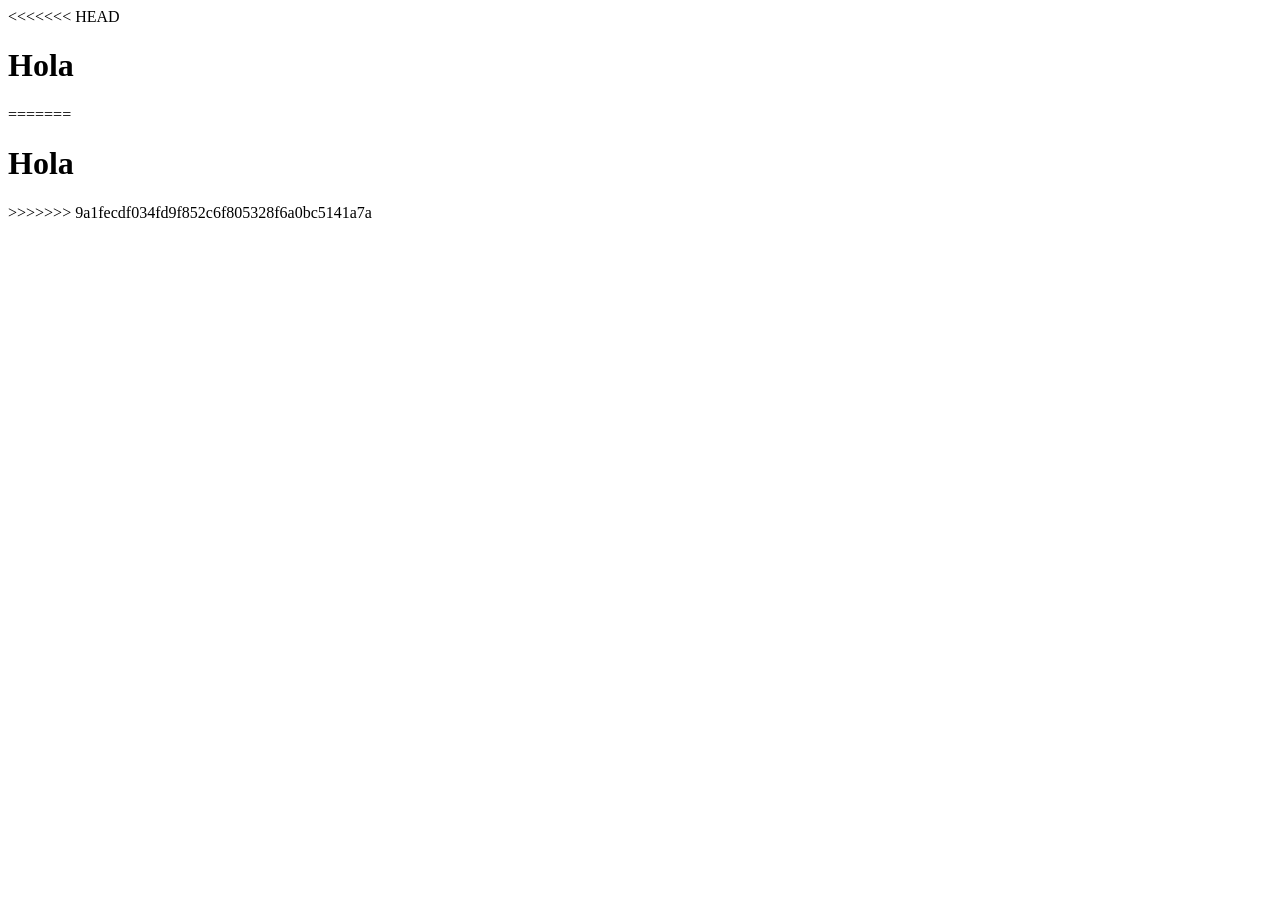
<file: CLASE01/contacto.html>
<<<<<<< HEAD
<!DOCTYPE html>
<html lang="en">
<head>
    <meta charset="UTF-8">
    <meta name="viewport" content="width=device-width, initial-scale=1.0">
    <title>Document</title>
</head>
<body>
    <h1>Hola</h1>
</body>
=======
<!DOCTYPE html>
<html lang="en">
<head>
    <meta charset="UTF-8">
    <meta name="viewport" content="width=device-width, initial-scale=1.0">
    <title>Document</title>
</head>
<body>
    <h1>Hola</h1>
</body>
>>>>>>> 9a1fecdf034fd9f852c6f805328f6a0bc5141a7a
</html>
</file>
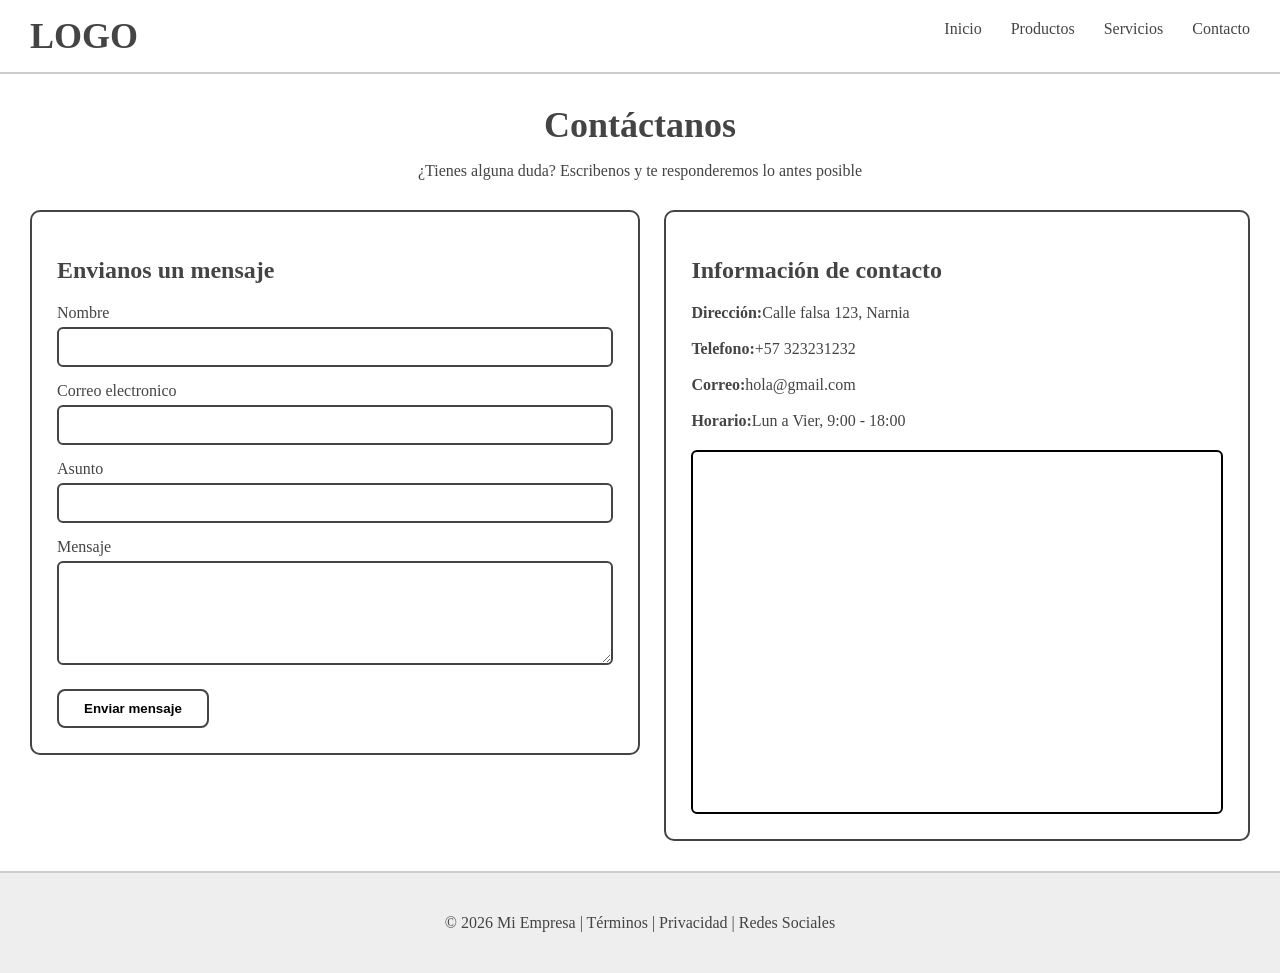
<file: CLASE02/contacto.html>
<!DOCTYPE html>
<html lang="en">
<head>
    <meta charset="UTF-8">
    <meta name="viewport" content="width=device-width, initial-scale=1.0">
    <title>Contacto</title>
    <link rel="stylesheet" href="css/master.css">
</head>
<body>
    <!-- Encabezado: logo y menu de navegacion -->
     <header>
        <div class="logo">LOGO</div>
        <nav>
            <a href="index.html">Inicio</a>
            <a href="#">Productos</a>
            <a href="#">Servicios</a>
            <a href="contacto.html">Contacto</a>
        </nav>
     </header>

    <!-- Título de la página -->
     <section class="titulo-pagina">
        <h1>Contáctanos</h1>
        <p>¿Tienes alguna duda? Escribenos y te responderemos lo antes posible</p>
     </section>
    
    <!-- Dos columnas: Formulario e información de contacto y mapa -->

    <div class="contenedor">

        <!-- formulario de contacto -->

        <section class="formulario">

            <form><!-- Abre el formulario -->

                <h2>Envianos un mensaje</h2>
    
                <label for="nombre">Nombre</label>
                <input type="text" name="nombre" id="nombre">
                
                <label for="nombre">Correo electronico</label>
                <input type="text" name="correo" id="correo">
    
                <label for="nombre">Asunto</label>
                <input type="text" name="asunto" id="asunto">

                <label for="mensaje">Mensaje</label>
                <textarea name="mensaje" id="mensaje" rows="5"></textarea>
    
                <button type="submit">Enviar mensaje</button>
    
            </form>

        </section>

        <!-- Información de contacto -->
        
        <aside class="infor-contacto">
            <h2>Información de contacto</h2>
            <p><Strong>Dirección:</Strong>Calle falsa 123, Narnia</p>
            <p><Strong>Telefono:</Strong>+57 323231232</p>
            <p><Strong>Correo:</Strong>hola@gmail.com</p>
            <p><Strong>Horario:</Strong>Lun a Vier, 9:00 - 18:00</p>
            <div class="mapa">
                <iframe src="https://www.google.com/maps/embed?pb=!1m18!1m12!1m3!1d3966.1071803013847!2d-75.58842900000002!3d6.249605499999998!2m3!1f0!2f0!3f0!3m2!1i1024!2i768!4f13.1!3m3!1m2!1s0x8e442900161e1b7f%3A0xca85399b0d13e782!2sDulcinea%20Discoteca!5e0!3m2!1sen!2sco!4v1792250396548!5m2!1sen!2sco" width="100%" height="100%" style="border:0;" allowfullscreen="" loading="lazy" referrerpolicy="strict-origin-when-cross-origin"></iframe>
            </div>
        </aside>

    </div>

    <!-- FOOTER: Pie de página -->

    <footer>
        
        <p>&copy; 2026 Mi Empresa | Términos | Privacidad | Redes Sociales</p>

    </footer>

</body>
</html>
</file>
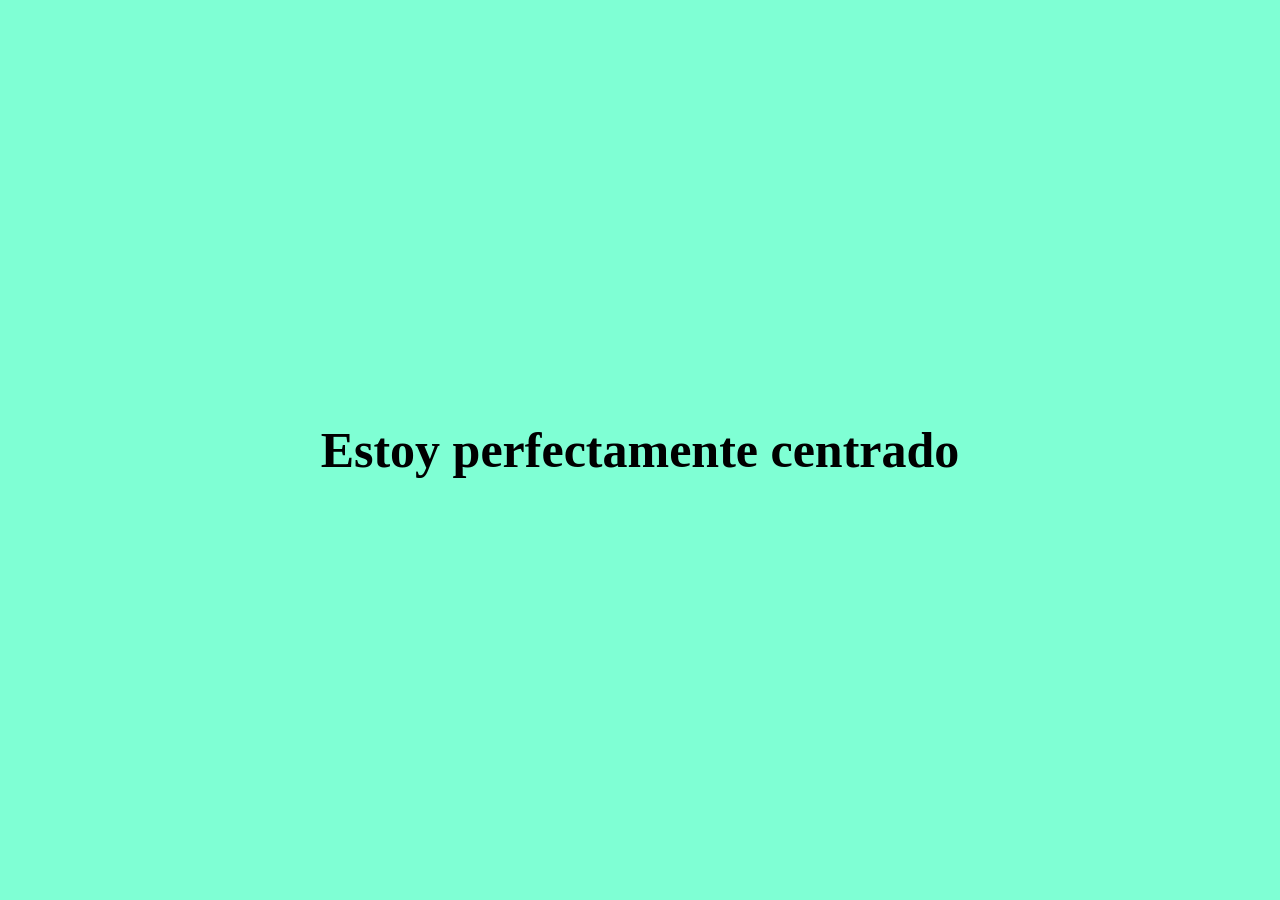
<file: CLASE04/Ejercicios/index1.html>
<!DOCTYPE html>
<html lang="es">
<head>
    <meta charset="UTF-8">
    <meta name="viewport" content="width=device-width, initial-scale=1.0">
    <title>Ejercicio 1</title>
    <link rel="stylesheet" href="css/style1.css">
</head>
<body>
    <div class="contenedor">
        <h1>Estoy perfectamente centrado</h1>
    </div>
</body>
</html>
</file>
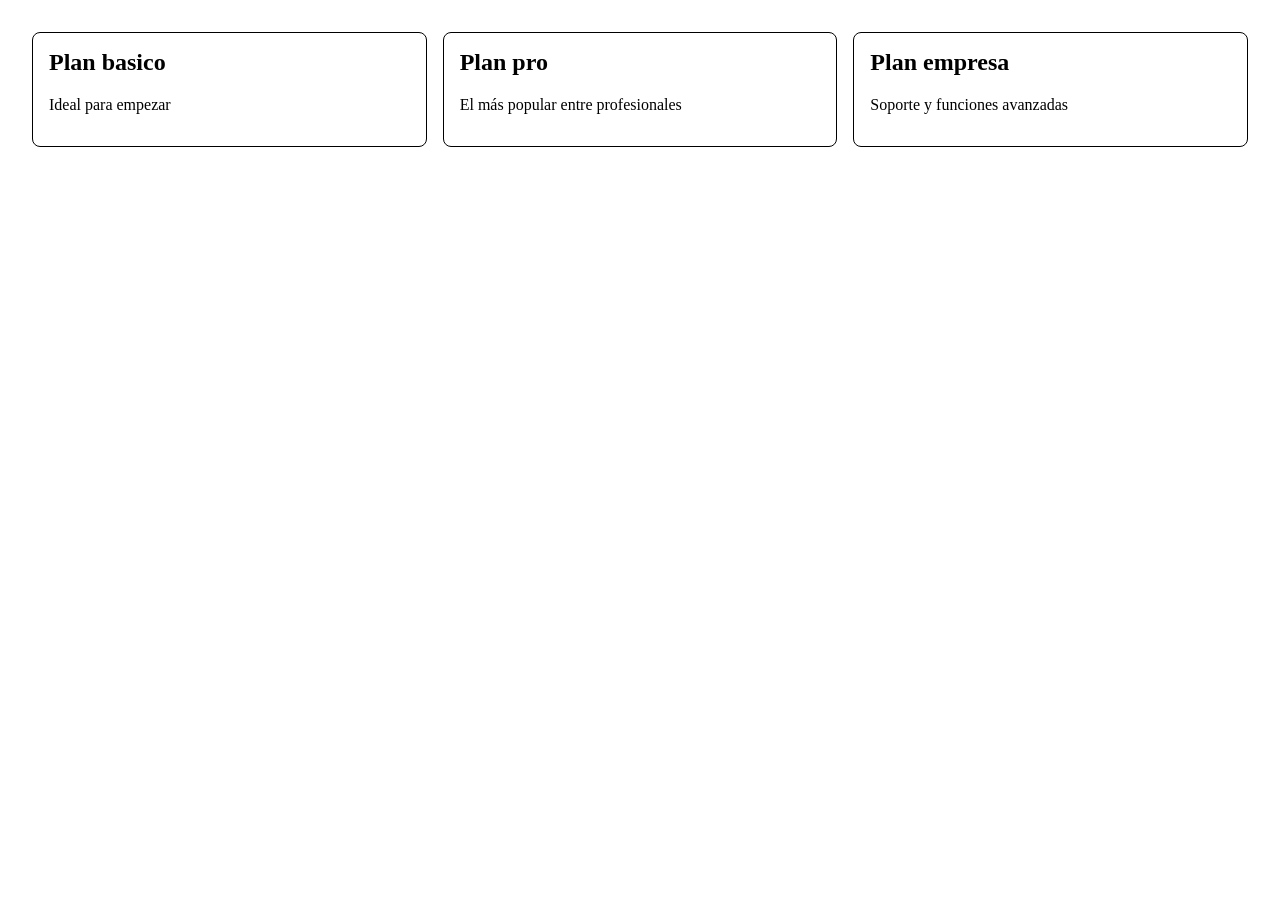
<file: CLASE04/Ejercicios/index3.html>
<!DOCTYPE html>
<html lang="en">
<head>
    <meta charset="UTF-8">
    <meta name="viewport" content="width=device-width, initial-scale=1.0">
    <title>Ejercicio 3</title>
    <link rel="stylesheet" href="css/style3.css">
</head>
<body>
    <section class="fila">

        <article class="tarjeta">
            <h2>Plan basico</h2>
            <p>Ideal para empezar</p>
        </article>

        <article class="tarjeta">
            <h2>Plan pro</h2>
            <p>El más popular entre profesionales</p>
        </article>

        <article class="tarjeta">
            <h2>Plan empresa</h2>
            <p>Soporte y funciones avanzadas</p>
        </article>

    </section>
</body>
</html>
</file>
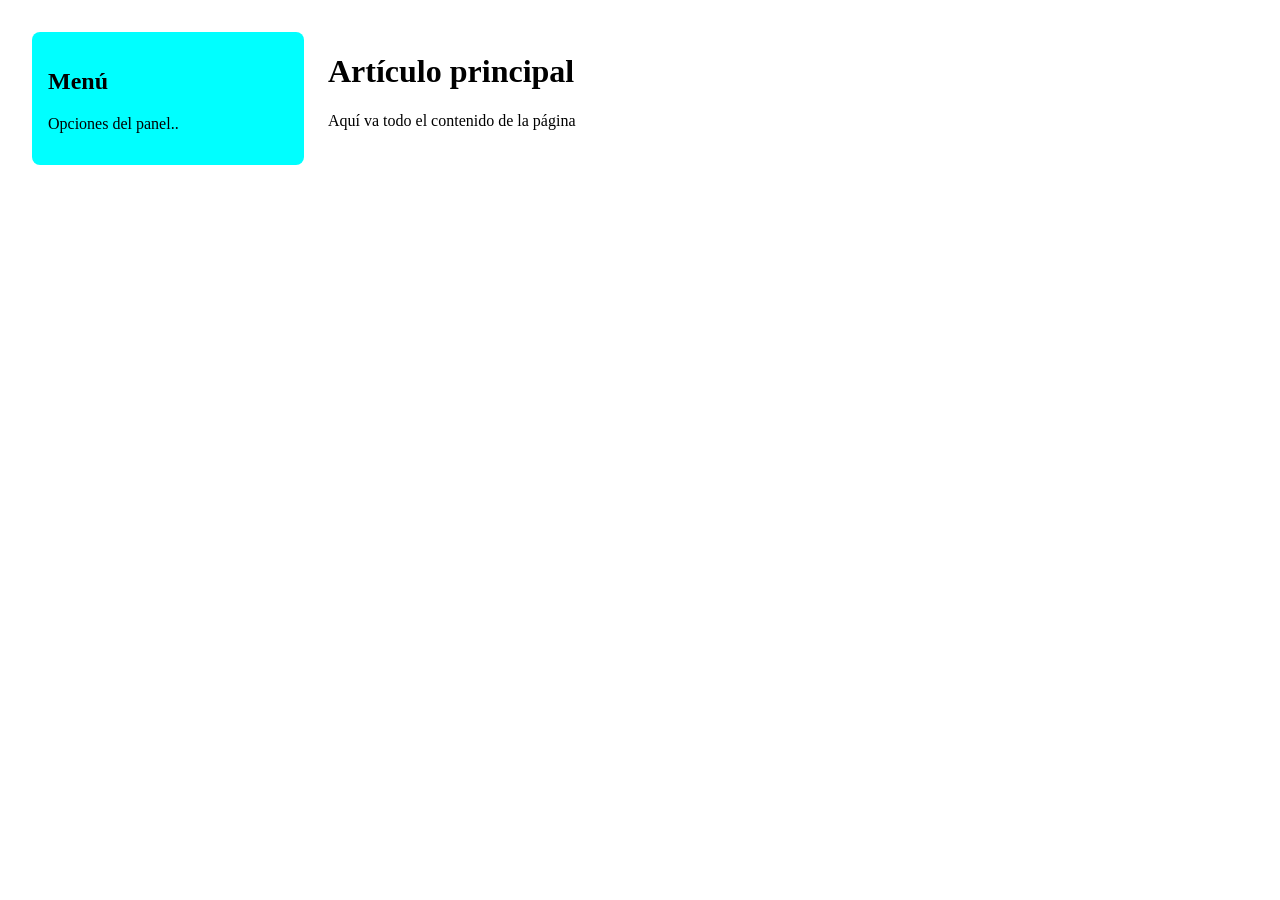
<file: CLASE04/Ejercicios/index4.html>
<!DOCTYPE html>
<html lang="en">
<head>
    <meta charset="UTF-8">
    <meta name="viewport" content="width=device-width, initial-scale=1.0">
    <title>Ejercicio 4</title>
    <link rel="stylesheet" href="css/style4.css">
</head>
<body>
    <div class="pagina">

        <aside class="sidebar">
            <h2>Menú</h2>
            <p>Opciones del panel..</p>
        </aside>

        <main class="contenido">
            <h1>Artículo principal</h1>
            <p>Aquí va todo el contenido de la página</p>
        </main>
        
    </div>
</body>
</html>
</file>
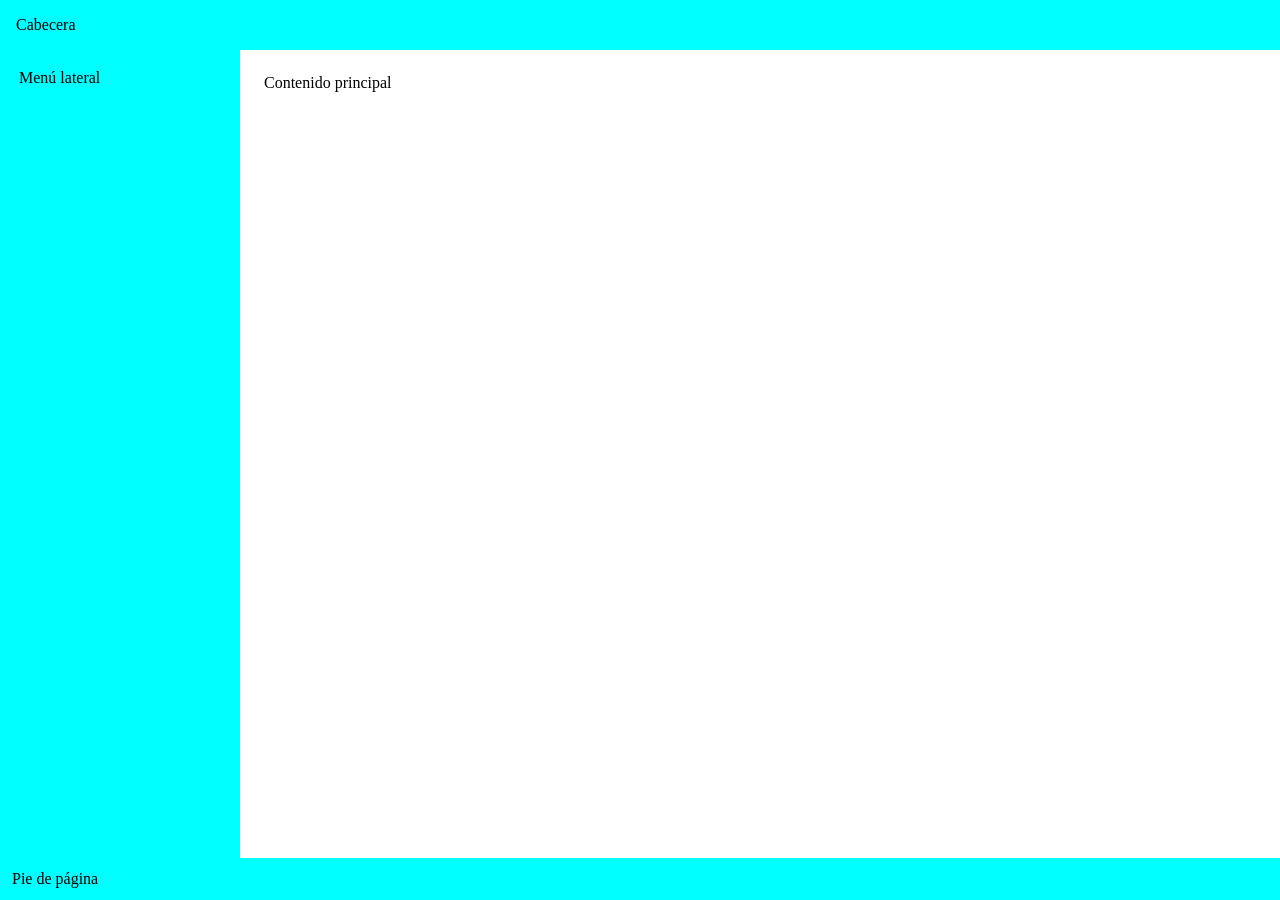
<file: CLASE04/Ejercicios/index6.html>
<!DOCTYPE html>
<html lang="en">
<head>
    <meta charset="UTF-8">
    <meta name="viewport" content="width=device-width, initial-scale=1.0">
    <title>Document</title>
    <link rel="stylesheet" href="css/style6.css">
</head>
<body>
    <div class="layout">

        <header>Cabecera</header>
        <nav>Menú lateral</nav>
        <main>Contenido principal</main>
        <footer>Pie de página</footer>

    </div>

</body>
</html>
</file>
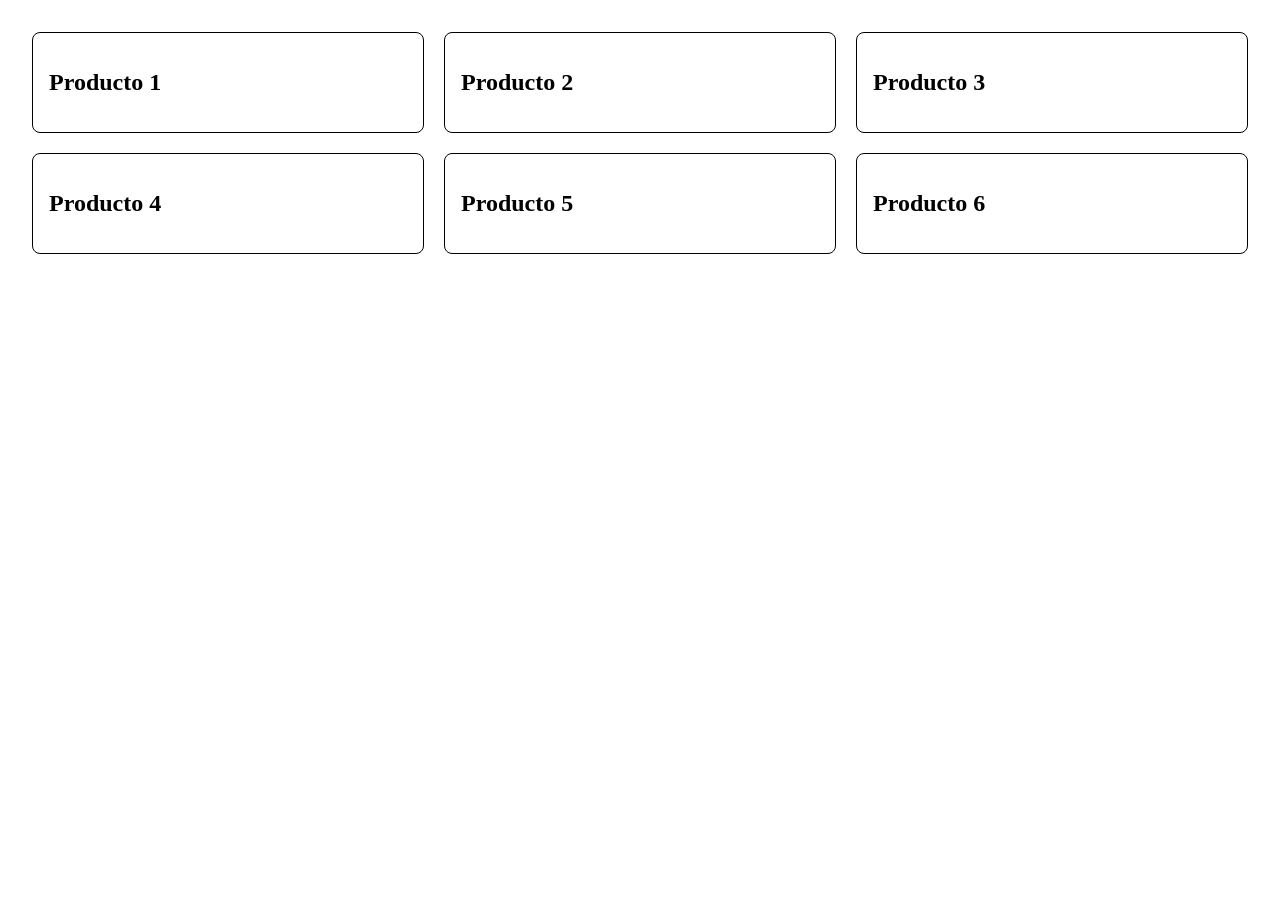
<file: CLASE04/Ejercicios/index7.html>
<!DOCTYPE html>
<html lang="en">
<head>
    <meta charset="UTF-8">
    <meta name="viewport" content="width=device-width, initial-scale=1.0">
    <title>Ejercicio 7</title>
    <link rel="stylesheet" href="css/style7.css">
</head>
<body>

    <section class="productos">
        
        <article class="producto">
            <h2>Producto 1</h2>
        </article>

        <article class="producto">
            <h2>Producto 2</h2>
        </article>

        <article class="producto">
            <h2>Producto 3</h2>
        </article>

        <article class="producto">
            <h2>Producto 4</h2>
        </article>

        <article class="producto">
            <h2>Producto 5</h2>
        </article>

        <article class="producto">
            <h2>Producto 6</h2>
        </article>

    </section>
    
</body>
</html>
</file>
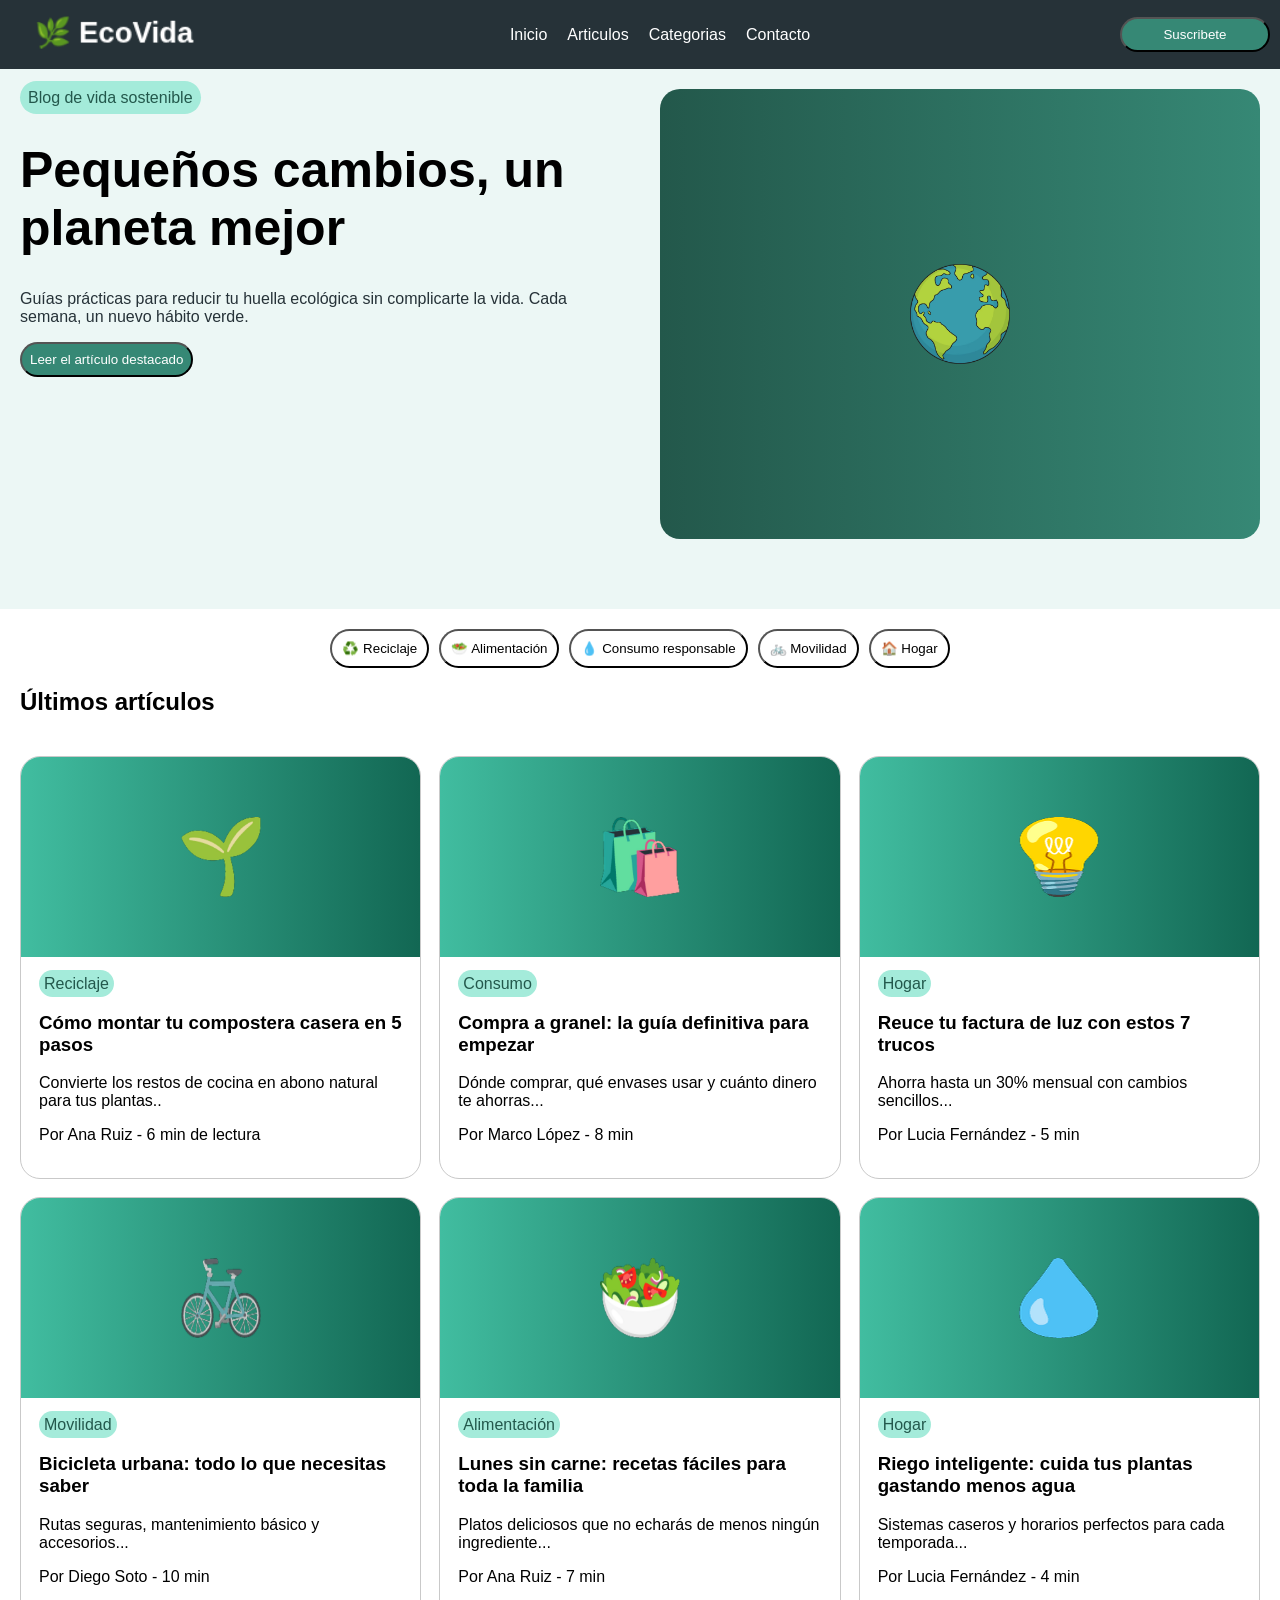
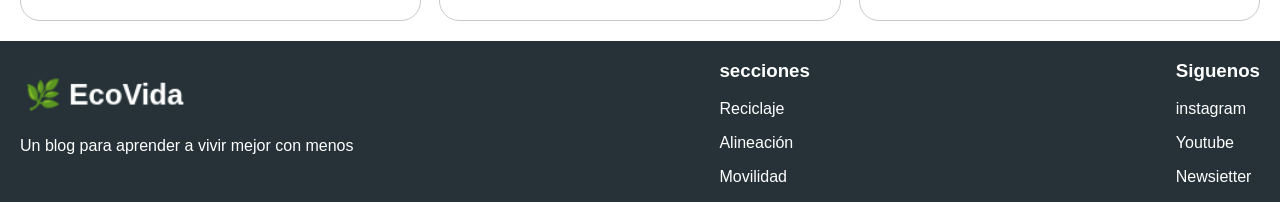
<file: CLASE04/imagenes/index1.html>
<!DOCTYPE html>
<html lang="en">
<head>
    <meta charset="UTF-8">
    <meta name="viewport" content="width=device-width, initial-scale=1.0">
    <title>EcoVida</title>
    <link rel="stylesheet" href="css/style1.css">
</head>
<body>

    <header>
        
        <div class="logo">
            <img src="img/ecovida_logo_sin_fondo_1.png" alt="">
        </div>

        <nav>
            <a href="#inicio">Inicio</a>
            <a href="index2.html" >Articulos</a>
            <a href="#categorias">Categorias</a>
            <a href="#contacto">Contacto</a>
        </nav>

        <div class="boton-suscribete">
            <button type="button">Suscribete</button>
        </div>
            
    </header>

    
    <main>
        
        <div class="tarjeta-principal">
            <span>
                Blog de vida sostenible
            </span>
            <h1>Pequeños cambios, un planeta mejor</h1>
            <p>Guías prácticas para reducir tu huella ecológica sin complicarte la vida. Cada semana, un nuevo hábito verde.</p>
            <button type="button">Leer el artículo destacado</button>
        </div>

        <div class="imagen-principal">
            <img src="img/tierra_sin_fondo.png" alt="imagen del planeta">
        </div>

    </main>

    <div class="contenedor-botones">
        <button type="button">♻️ Reciclaje</button>
        <button type="button">🥗 Alimentación</button>
        <button type="button">💧 Consumo responsable</button> 
        <button type="button">🚲 Movilidad</button>
        <button type="button">🏠 Hogar</button>
    </div>

    <div class="ultimos-articulos">
        <h2>Últimos artículos</h2>
    </div>
    
    <div class="contenedor-tarjetas">

        <div class="tarjeta">
            <div class="imagen-tarjeta">
                <img src="img/plantula.png" alt="">
            </div>

            <div class="texto-tarjetas">
                <span>Reciclaje</span>
                <h3>Cómo montar tu compostera casera en 5 pasos</h3>
                <p>Convierte los restos de cocina en abono natural para tus plantas..</p>
                <p>Por Ana Ruiz - 6 min de lectura</p>
            </div>

        </div>

        <div class="tarjeta">
            <div class="imagen-tarjeta">
                <img src="img/bolsas.png" alt="">
            </div>

            <div class="texto-tarjetas">
                <span>Consumo</span>
                <h3>Compra a granel: la guía definitiva para empezar</h3>
                <p>Dónde comprar, qué envases usar y cuánto dinero te ahorras...</p>
                <p>Por Marco López - 8 min</p>
            </div>

        </div>
        
        <div class="tarjeta">
            <div class="imagen-tarjeta">
                <img src="img/bombillo.png" alt="">
            </div>

            <div class="texto-tarjetas">
                <span>Hogar</span>
                <h3>Reuce tu factura de luz con estos 7 trucos</h3>
                <p>Ahorra hasta un 30% mensual con cambios sencillos...</p>
                <p>Por Lucia Fernández - 5 min</p>
            </div>

        </div>
        
        <div class="tarjeta">
            <div class="imagen-tarjeta">
                <img src="img/bicicleta.png" alt="">
            </div>

            <div class="texto-tarjetas">
                <span>Movilidad</span>
                <h3>Bicicleta urbana: todo lo que necesitas saber</h3>
                <p>Rutas seguras, mantenimiento básico y accesorios...</p>
                <p>Por Diego Soto - 10 min</p>
            </div>

        </div>
        
        <div class="tarjeta">
            <div class="imagen-tarjeta">
                <img src="img/ensalada.png" alt="">
            </div>

            <div class="texto-tarjetas">
                <span>Alimentación</span>
                <h3>Lunes sin carne: recetas fáciles para toda la familia</h3>
                <p>Platos deliciosos que no echarás de menos ningún ingrediente...</p>
                <p>Por Ana Ruiz - 7 min</p>
            </div>

        </div>
        
        <div class="tarjeta">
            <div class="imagen-tarjeta">
                <img src="img/gota.png" alt="">
            </div>

            <div class="texto-tarjetas">
                <span>Hogar</span>
                <h3>Riego inteligente: cuida tus plantas gastando menos agua</h3>
                <p>Sistemas caseros y horarios perfectos para cada temporada...</p>
                <p>Por Lucia Fernández - 4 min</p>
            </div>

        </div>

    </div>

    <footer>

        <div class="logo">
            <img src="img/ecovida_logo_sin_fondo_1.png" alt="logo">
            <p>Un blog para aprender a vivir mejor con menos</p>
        </div>

        <div class="secciones">
            <h3>secciones</h3>
            <p>Reciclaje</p>
            <p>Alineación</p>
            <p>Movilidad</p>
        </div>

        <div class="siguenos">
            <h3>Siguenos</h3>
            <p>instagram</p>
            <p>Youtube</p>
            <p>Newsietter</p>
        </div>
    </footer>

</body>
</html>
</file>
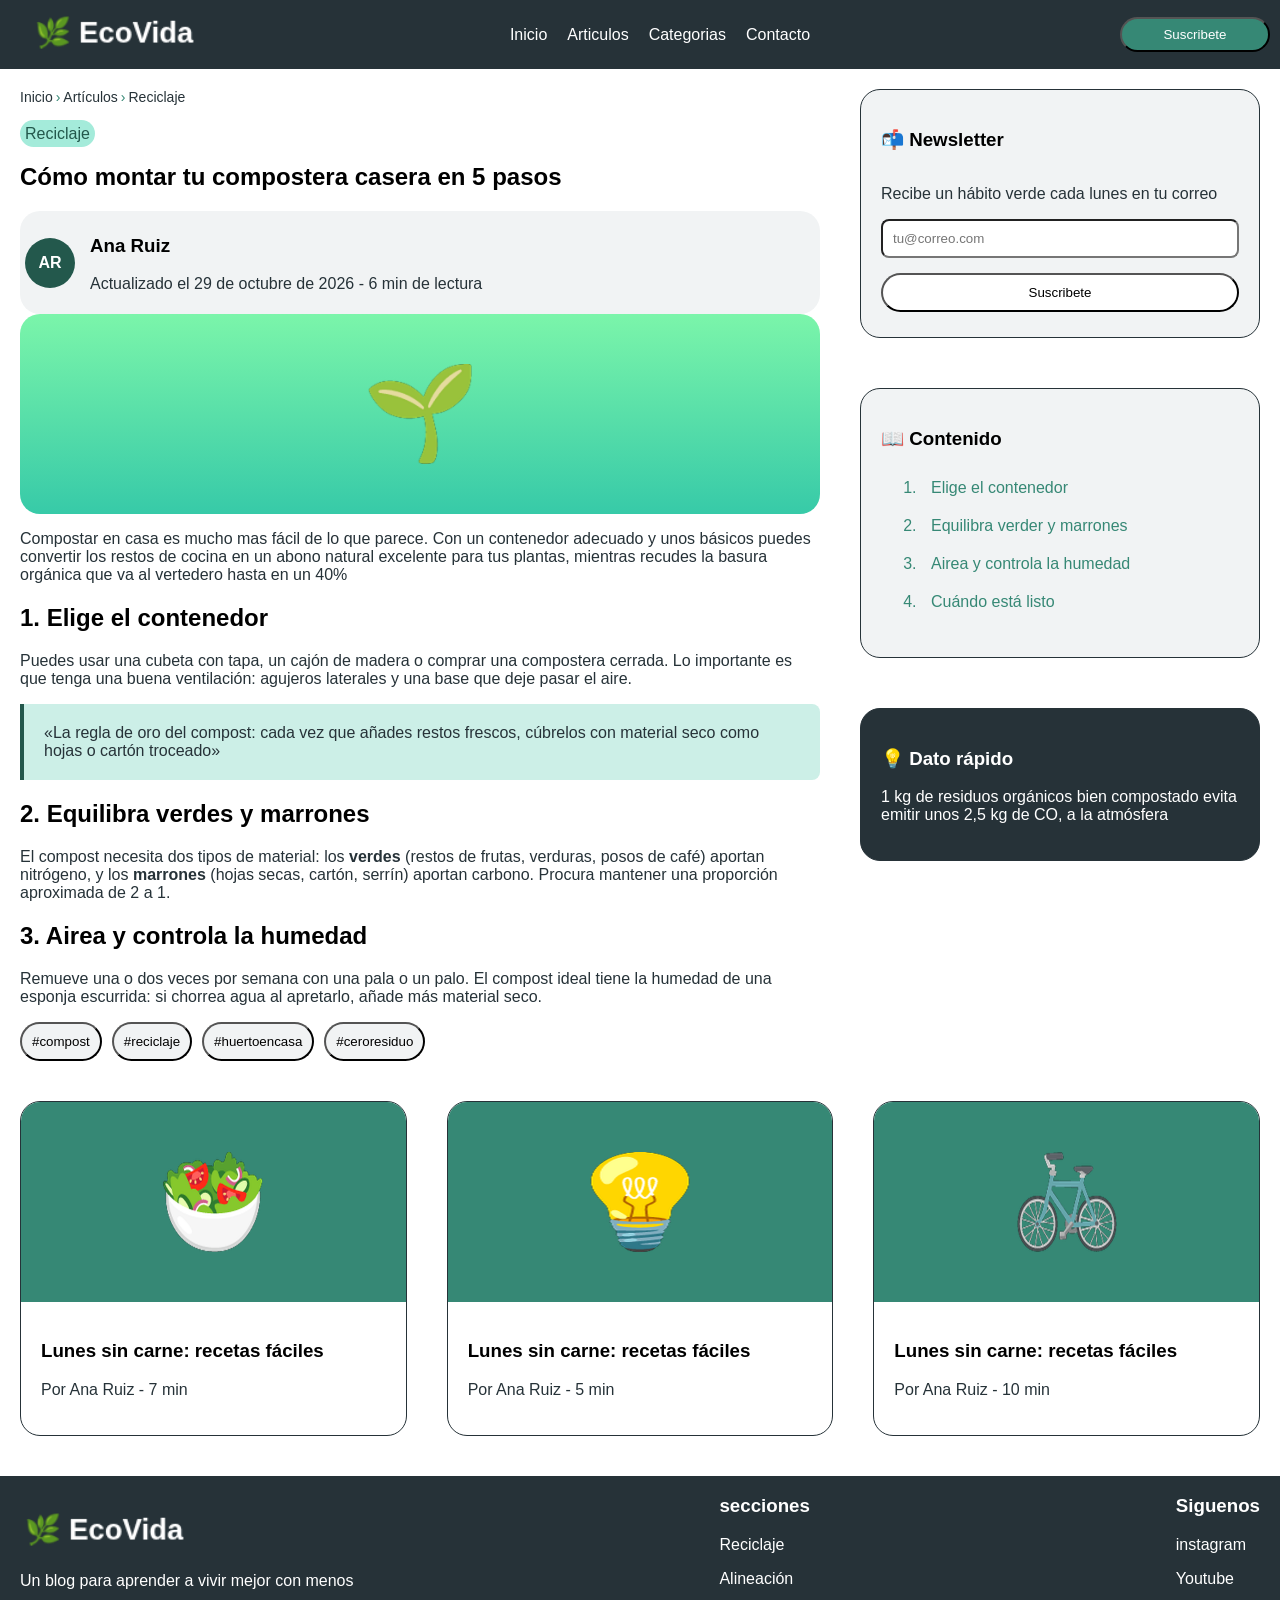
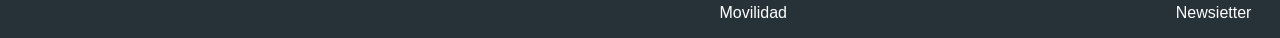
<file: CLASE04/imagenes/index2.html>
<!DOCTYPE html>
<html lang="en">
<head>
    <meta charset="UTF-8">
    <meta name="viewport" content="width=device-width, initial-scale=1.0">
    <title>EcoVida</title>
    <link rel="stylesheet" href="css/style2.css">
</head>
<body>
    <header>

        <div class="logo">
            <img src="img/ecovida_logo_sin_fondo_1.png" alt="logo">
        </div>
        
        <nav>
            <a href="index1.html">Inicio</a>
            <a href="#">Articulos</a>
            <a href="#">Categorias</a>
            <a href="#">Contacto</a>
        </nav>

        <div class="boton-suscribete">
            <button type="button">Suscribete</button>
        </div>

    </header>

    <main>

        <article class="articulo">

            <div class="barra-lugar">
                <a href="index1.html">Inicio</a>
                <span>›</span>
                <a href="index2.html">Artículos</a>
                <span>›</span>
                <a href="#">Reciclaje</a>
            </div>

            <span class="reciclaje">Reciclaje</span>

            <h2>Cómo montar tu compostera casera en 5 pasos</h2>

            <div class="usuario-articulo">

                <div class="logo-usuario">AR</div>

                <div class="nombre-usuario">
                    <h3>Ana Ruiz</h3>
                    <p>Actualizado el 29 de octubre de 2026 - 6 min de lectura</p>
                </div>

            </div>

            <div class="imagen-articulo">
                <img src="img/plantula.png" alt="planta">
            </div>

            <p>Compostar en casa es mucho mas fácil de lo que parece. Con un contenedor adecuado y unos básicos puedes convertir los restos de cocina en un abono natural excelente para tus plantas, mientras recudes la basura orgánica que va al vertedero hasta en un 40%</p>

            <div class="pasos">

                <h2>1. Elige el contenedor</h2>
                <p>Puedes usar una cubeta con tapa, un cajón de madera o comprar una compostera cerrada. Lo importante es que tenga una buena ventilación: agujeros laterales y una base que deje pasar el aire.</p>

                <span class="regla">«La regla de oro del compost: cada vez que añades restos frescos, cúbrelos con material seco como hojas o cartón troceado»</span>

                <h2>2. Equilibra verdes y marrones</h2>

                <p>El compost necesita dos tipos de material: los <strong>verdes</strong> (restos de frutas, verduras, posos de café) aportan nitrógeno, y los <strong>marrones</strong> (hojas secas, cartón, serrín) aportan carbono. Procura mantener una proporción aproximada de 2 a 1.</p>

                <h2>3. Airea y controla la humedad</h2>

                <p>Remueve una o dos veces por semana con una pala o un palo. El compost ideal tiene la humedad de una esponja escurrida: si chorrea agua al apretarlo, añade más material seco.</p>

                <div class="contenedor-botones">
                    <button type="button">#compost</button>
                    <button type="button">#reciclaje</button>
                    <button type="button">#huertoencasa</button>
                    <button type="button">#ceroresiduo</button>
                </div>

            </div>

        </article>

        <aside class="barra-lateral">

            <div class="newsletter">

                <h3>📬 Newsletter</h3>

                <p>Recibe un hábito verde cada lunes en tu correo</p>

                <input type="email" name="email" id="email" placeholder="tu@correo.com">

                <button type="button">Suscribete</button>

            </div>

            <div class="contenido">

                <h3>📖 Contenido</h3>

                <ol>
                    <li>Elige el contenedor</li>
                    <li>Equilibra verder y marrones</li>
                    <li>Airea y controla la humedad</li>
                    <li>Cuándo está listo</li>
                </ol>

            </div>

            <div class="dato-rapido">

                <h3>💡 Dato rápido</h3>
                <p>1 kg de residuos orgánicos bien compostado evita emitir unos 2,5 kg de CO, a la atmósfera</p>

            </div>
            
        </aside>

    </main>

    <section class="relacionados">

        <div class="tarjeta">

            <div class="imagen-tarjeta">
                <img src="img/ensalada.png" alt="">
            </div>

            <div class="texto-tarjetas">
                <h3>Lunes sin carne: recetas fáciles</h3>
                <p>Por Ana Ruiz - 7 min</p>
            </div>

        </div>

        <div class="tarjeta">

            <div class="imagen-tarjeta">
                <img src="img/bombillo.png" alt="">
            </div>

            <div class="texto-tarjetas">
                <h3>Lunes sin carne: recetas fáciles</h3>
                <p>Por Ana Ruiz - 5 min</p>
            </div>

        </div>

        <div class="tarjeta">

            <div class="imagen-tarjeta">
                <img src="img/bicicleta.png" alt="">
            </div>

            <div class="texto-tarjetas">
                <h3>Lunes sin carne: recetas fáciles</h3>
                <p>Por Ana Ruiz - 10 min </p>
            </div>

        </div>

    </section>

    <footer>

        <div class="logo">
            <img src="img/ecovida_logo_sin_fondo_1.png" alt="logo">
            <p>Un blog para aprender a vivir mejor con menos</p>
        </div>

        <div class="secciones">
            <h3>secciones</h3>
            <p>Reciclaje</p>
            <p>Alineación</p>
            <p>Movilidad</p>
        </div>

        <div class="siguenos">
            <h3>Siguenos</h3>
            <p>instagram</p>
            <p>Youtube</p>
            <p>Newsietter</p>
        </div>

    </footer>

</body>
</html>
</file>
<file: CLASE02/css/master.css>
body{
    font-family: 'Times New Roman', Times, serif;
    margin: 0;
    color: #444;
    background-color: #ffffff;
}
/* Encabezado */

header{
    padding: 15px 30px;
    border-bottom: 2px solid #cccccc; /* Border -> borde y tiene las 4 posiciones */
    overflow: hidden; /* para que el encabezado envuelva el menú flotante */
}
.logo{
    float: left; /* el logo se va a la izquierda */
    font-size: 36px;
    font-weight: bold;
}
nav{
    float: right;
}
nav a{
    margin-left: 25px;
    line-height: 28px; /* alinea el texto del logo y el menú */
    color: #444444;
    text-decoration: none; /* elimina la linea del hipervinculo (link) */
}
.titulo-pagina{
    text-align: center;
    margin: 30px 0;
}
.titulo-pagina h1{
    font-size: 36px;
    margin-bottom: 5px;
}

/* Dos columnas */

.contenedor{
    margin: 10px 30px 30px 30px;
    overflow: hidden;

}
.formulario{
    float: left;
    width: 50%; /* Ancho */
    padding: 25px;
    border: 2px solid #444444;
    border-radius: 10px; /* redondea los angulos del contenedor */
    box-sizing: border-box; /* evita que el padding y el margin aumente el tamaño original */
}
.infor-contacto{
    float: right;
    width: 48%;
    padding: 25px;
    border: 2px solid #444444;
    border-radius: 10px; /* redondea los angulos del contenedor */
    box-sizing: border-box; /* evita que el padding y el margin aumente el tamaño original */
}
/* Formulario */
label{
    display: block; /* cada etiqueta su propia linea */
    margin-top: 15px;
    margin-bottom: 5px;
}
input, textarea{
    width: 100%;
    padding: 10px;
    border: 2px solid #444444;
    border-radius: 6px;
    font-size: 14px;
    box-sizing: border-box ;
}
button{
    margin-top: 20px;
    padding: 10px 25px;
    border: solid 2px #444444;
    border-radius: 8px;
    background-color: #fff;
    font-weight: bold;
    cursor: pointer; /* muestra la manito al pasar el mouse */
}

/* PSEUDOCLASE: Hover -> se activa al pasar el mouse por encima del elemento */

button:hover{
    background-color: #eeeeee;
}
.infor-contacto p{
    margin-bottom: 18px;
}
.mapa{
    height: 360px;
    line-height: 360px;
    margin-top: 20px;
    border: 2px solid #000;
    border-radius: 6px;
    color: #777;
}
footer{
    clear: both; /* el pie de página baja debajo de las columnas */
    padding: 25px;
    text-align: center;
    background-color: #eee;
    border-top: 2px solid #ccc;
    margin-top: 25px;
}
</file>
<file: CLASE04/Ejercicios/css/style1.css>
body{
    margin: 0;
}
.contenedor{
    display: flex;
    align-items: center;
    justify-content: center;
    height: 100vh;
    background-color: aquamarine;
}
h1{
    font-size: 50px;
}
</file>
<file: CLASE04/Ejercicios/css/style3.css>
.fila {
    display: flex;
    gap: 16px;
    padding: 24px;
}

.tarjeta {
    flex: 1;
    border: 1px solid #000;
    border-radius: 8px;
    padding: 16px;
}
.tarjeta h2 {
    margin-top: 0;
}
</file>
<file: CLASE04/Ejercicios/css/style4.css>
.pagina {
    display: flex;
    gap: 24px;
    padding: 24px;
}
.sidebar {
    flex: 0 0 240px;
    background-color: aqua;
    border-radius: 8px;
    padding: 16px;
}
.contenido {
    flex: 1;
}
</file>
<file: CLASE04/Ejercicios/css/style6.css>
body{
    margin: 0;
    padding: 0;
}
.layout {
    display: grid;
    grid-template-columns: 240px 1fr;
    grid-template-rows: auto 1fr auto;
    grid-template-areas: 
        "cabecera cabecera"
        "menu   principal"
        "pie    pie";
    min-height: 100vh;
    gap: 0;
}
header {
    grid-area: cabecera;
    background-color: aqua;
    color: #000;
    padding: 16px;
}
nav {
    grid-area: menu;
    background-color: aqua;
    padding: 19px;
}
main {
    grid-area: principal;
    padding: 24px;
}
footer {
    grid-area: pie;
    background-color: aqua;
    color: #000;
    padding: 12px;
}
</file>
<file: CLASE04/Ejercicios/css/style7.css>
.productos {
    display: grid;
    grid-template-columns: repeat(3, 1fr);
    gap: 20px;
    padding: 24px;
}
.producto {
    border: 1px solid #000;
    border-radius: 8px;
    padding: 16px;
}

/* Pantallas de menos de 800 px: 2 columnas */

@media (max-width: 800px){
    .productos{
        grid-template-columns: repeat(2, 1fr);
    }
}

/* Pantallas de menos de 500px: 1 columna */

@media (max-width: 500px){
    .productos {
        grid-template-columns: 1fr;
    }
}
</file>
<file: CLASE04/imagenes/css/style1.css>
body{
    margin: 0;
    padding: 0;
    font-family: Arial, Helvetica, sans-serif;
}
header{
    padding: 10px;
    display: flex;
    background-color: #263238;
    justify-content: space-between;
    align-items: center;
}
nav{
    display: flex;
    gap: 10px;
}
nav a{
    text-decoration: none;
    color: white;
    padding: 5px;
}
nav a:hover{
    background-color: #368875;
    border-radius: 8px;
}
main{
    display: flex;
    height: 60vh;
    justify-content: space-around;
    background-color: #ecf7f5;

}
.boton-suscribete button{
    width: 150px;
    padding: 8px;
    border-radius: 20px;
    background-color: #368875;
    color: white;
    cursor: pointer;
}
.boton-suscribete button:hover{
    background-color: #23584c;
}
.tarjeta-principal{
    flex: 1;
    align-items: center;
    margin: 20px;
}
.tarjeta-principal span{
    background-color: #a4ebda;
    color: #23584c;
    padding: 8px;
    border-radius: 20px;
}
.tarjeta-principal h1{
    font-size: 50px;
}
.tarjeta-principal p {
    color: #263238;
}
.tarjeta-principal button{
    padding: 8px;
    color: white;
    background-color: #368875;
    border-radius: 20px;
    cursor: pointer;
}
.tarjeta-principal button:hover{
    background-color:#23584c;
}
.imagen-principal{
    display: flex;
    flex: 1;
    height: 50vh;
    border-radius: 20px;
    align-items: center;
    justify-content: center;
    background: linear-gradient(to left,#368875, #23584b);
    margin: 20px;
}
.imagen-principal img{
    width: 100px;
    height: 100px;
}
.contenedor-botones{
    display: flex;
    gap: 10px;
    justify-content: center;
    align-items: center;
    margin: 20px;
}
.contenedor-botones button{
    padding: 10px;
    border-radius: 20px;
    background-color: white;
    cursor: pointer;
    transition: transform 0.2s;
}
.contenedor-botones button:hover{
    transform: translate(-4px);
    background-color: #368875;
}
.ultimos-articulos{
    margin: 20px;
}
.contenedor-tarjetas{
    padding: 20px;
    display: grid;
    grid-template-columns: repeat(3, 1fr);
    justify-content: space-between;
    gap: 18px;
}
.tarjeta{
    border: 1px solid #c9c9c9;
    border-radius: 20px;
    overflow: hidden;
    transition: transform 0.2s;
}
.tarjeta:hover{
    transform: translate(-4px);
}
.imagen-tarjeta{
    display: flex;
    align-items: center;
    justify-content: center;
    height: 200px;
    background: linear-gradient(to left,#126753, #41bda0);
}
.tarjeta img{
    width: 80px;
    height: 80px;
}
.texto-tarjetas{
    padding: 18px;
}
.texto-tarjetas span{
    background-color: #a4ebda;
    color: #23584c;
    padding: 5px;
    border-radius: 20px;
}


footer{
    display: flex;
    align-items: center;
    justify-content: space-between;
    clear: both;
    background-color: #263238;
    color: white;
}
.logo{
    padding-left: 20px;
}
.siguenos{
    padding-right: 20px;
}
</file>
<file: CLASE04/imagenes/css/style2.css>
body{
    margin: 0;
    padding: 0;
    font-family: Arial, Helvetica, sans-serif;
}
header{
    padding: 10px;
    display: flex;
    background-color: #263238;
    justify-content: space-between;
    align-items: center;
}
nav{
    display: flex;
    gap: 10px;
}
nav a{
    text-decoration: none;
    color: white;
    padding: 5px;
}
nav a:hover{
    background-color: #368875;
    border-radius: 8px;
}
.boton-suscribete button{
    width: 150px;
    padding: 8px;
    border-radius: 20px;
    background-color: #368875;
    color: white;
    cursor: pointer;
}
.boton-suscribete button:hover{
    background-color: #23584c;
}
main {
    display: grid;
    grid-template-columns: 1fr 400px;
    gap: 40px;
    margin: 20px;
}
main p{
    color: #263238;
}
.barra-lugar{
    display: flex;
    gap: 3px;
    font-size: 14px;
    margin-bottom: 20px;
    color: #368875;
}
.barra-lugar a{
    color: #263238;
    text-decoration: none;
}
.barra-lugar a:hover{
    text-decoration: underline;
}
.reciclaje{
    background-color: #a4ebda;
    color: #23584c;
    padding: 5px;
    border-radius: 20px;
}
.usuario-articulo {
    display: flex;
    align-items: center;
    gap: 15px;
    background-color: #f1f3f4;
    border-radius: 20px;
    padding: 5px;
}
.logo-usuario{
    display: flex;
    justify-content: center;
    align-items: center;
    width: 50px;
    height: 50px;
    border-radius: 50px;
    background-color: #23584c;
    color: white;
    font-weight: bold;
}

.imagen-articulo {
    display: flex;
    justify-content: center;
    align-items: center;
    background: linear-gradient(#7bf5aa,#37caa8);
    height: 200px;
    border-radius: 20px;
}
.imagen-articulo img {
    height: 100px;
}
.regla{
    display: flex;
    justify-content: center;
    align-items: center;
    padding: 20px;
    color: #263238;
    background-color: #ccefe7;
    border-radius: 0px 8px 8px 0;
    border-left: 4px solid #23584c;
}
.contenedor-botones{
    display: flex;
    gap: 10px;
    align-items: center;
}
.contenedor-botones button{
    padding: 10px;
    border-radius: 20px;
    background-color: #f1f3f4;
    cursor: pointer;
    transition: transform 0.2s;
}
.contenedor-botones button:hover{
    transform: translate(-4px);
    background-color: #368875;
}

.barra-lateral{
    display: flex;
    flex-direction: column;
    gap: 50px;
}
.newsletter{
    display: flex;
    flex-direction:column;
    padding: 20px;
    border: 1px solid #263238;
    border-radius: 20px;
    background-color: #f1f3f4;
}
.newsletter input{
    padding: 10px;
    margin-bottom: 15px;
    border-radius: 8px;
}
.newsletter button{
    padding: 10px;
    margin-bottom: 5px;
    border-radius: 20px;
    background-color: white;
    cursor: pointer;
}
.newsletter  button:hover{
    background-color: #368875;
}
.contenido{
    padding: 20px;
    border: 1px solid #263238;
    border-radius: 20px;
    background-color: #f1f3f4;

}
.contenido li{
    padding: 10px;
    color:#368875 ;
}
.dato-rapido{
    padding: 20px;
    border: 1px solid #263238;
    border-radius: 20px;
    color: white;
    background-color: #263238;
}
.dato-rapido p{
    color: white;
}
.relacionados{
    display: grid;
    grid-template-columns: repeat(3,1fr);
    margin-bottom: 20px;
}
.tarjeta{
    border: 1px solid #263238;
    border-radius: 20px;
    overflow: hidden;
    margin: 20px;
}
.imagen-tarjeta{
    display: flex;
    height: 200px;
    align-items: center;
    justify-content: center;
    background-color: #368875;
}
.imagen-tarjeta img{
    width: 100px;
    height: 100px;
}
.texto-tarjetas{
    padding: 20px;
}
.texto-tarjetas p{
    color: #263238;
}
footer{
    display: flex;
    align-items: center;
    justify-content: space-between;
    clear: both;
    background-color: #263238;
    color: white;
}
.logo{
    padding-left: 20px;
}
.siguenos{
    padding-right: 20px;
}
</file>
